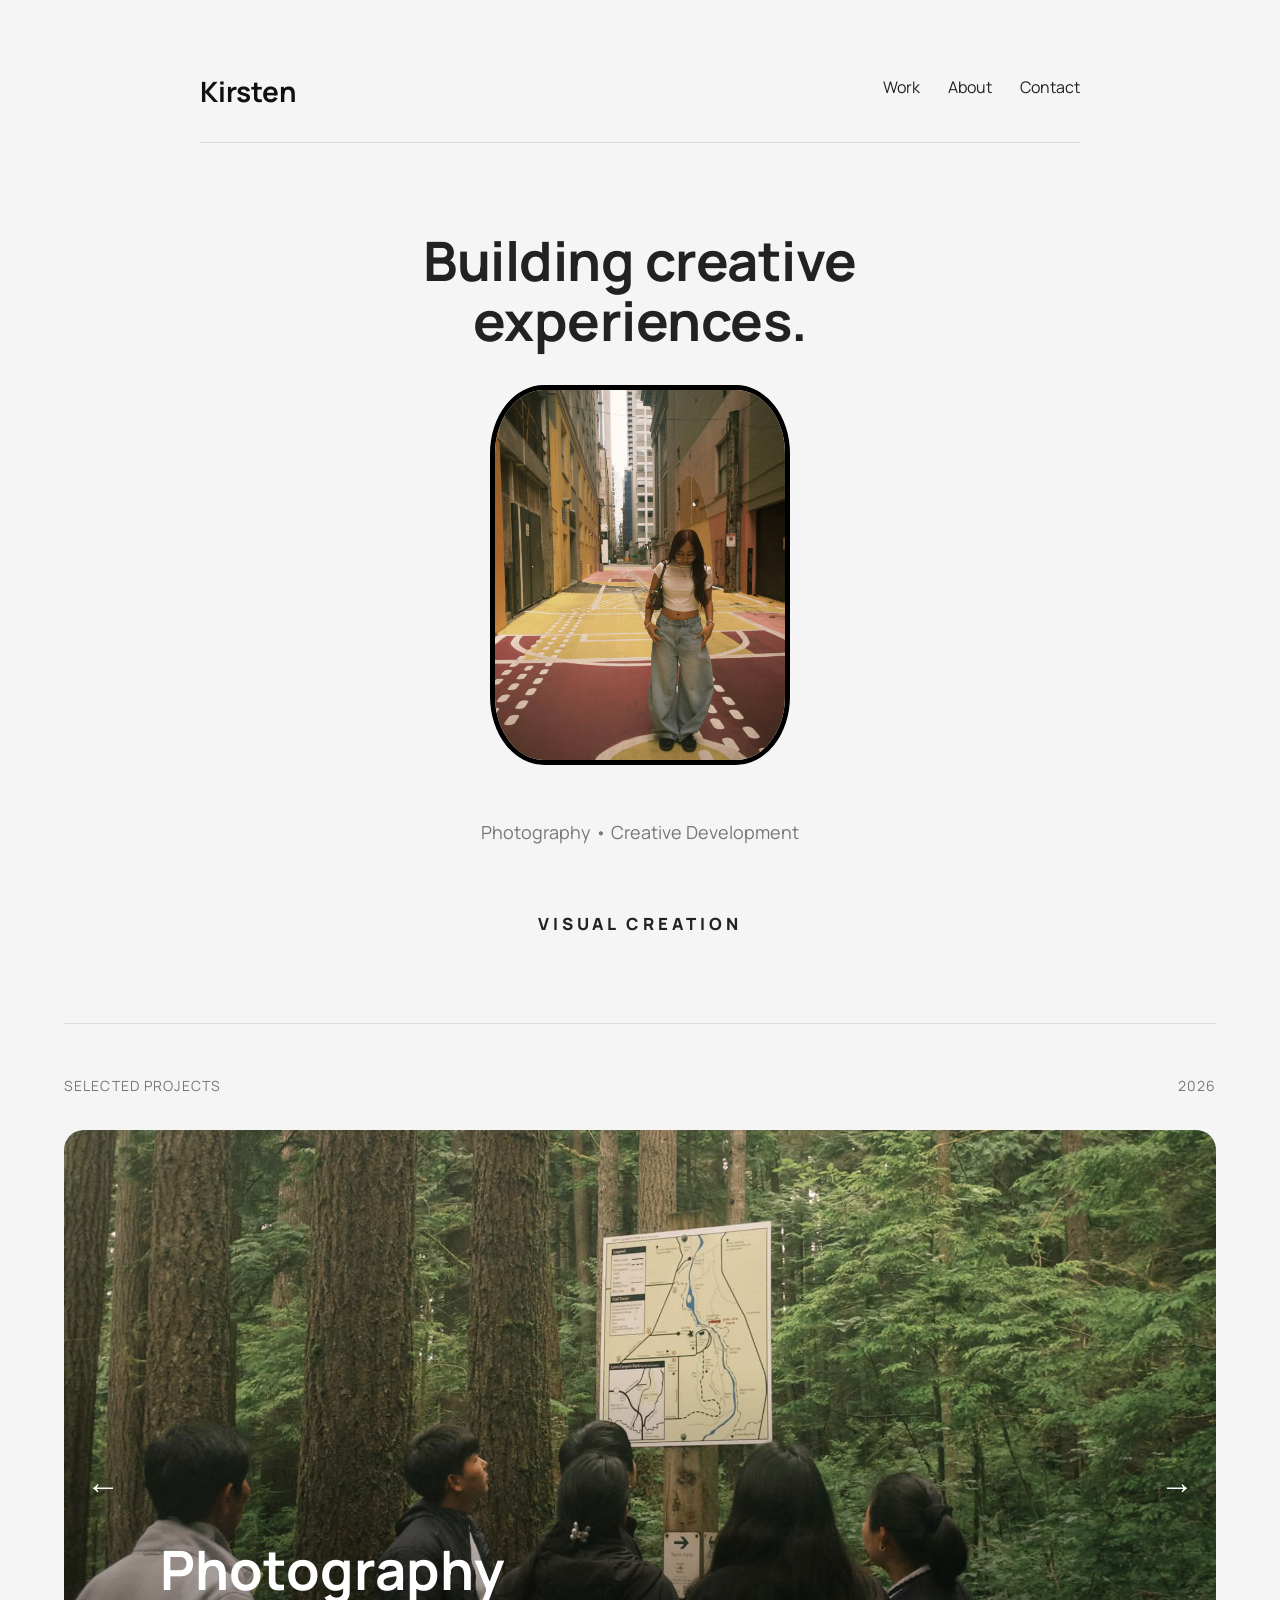
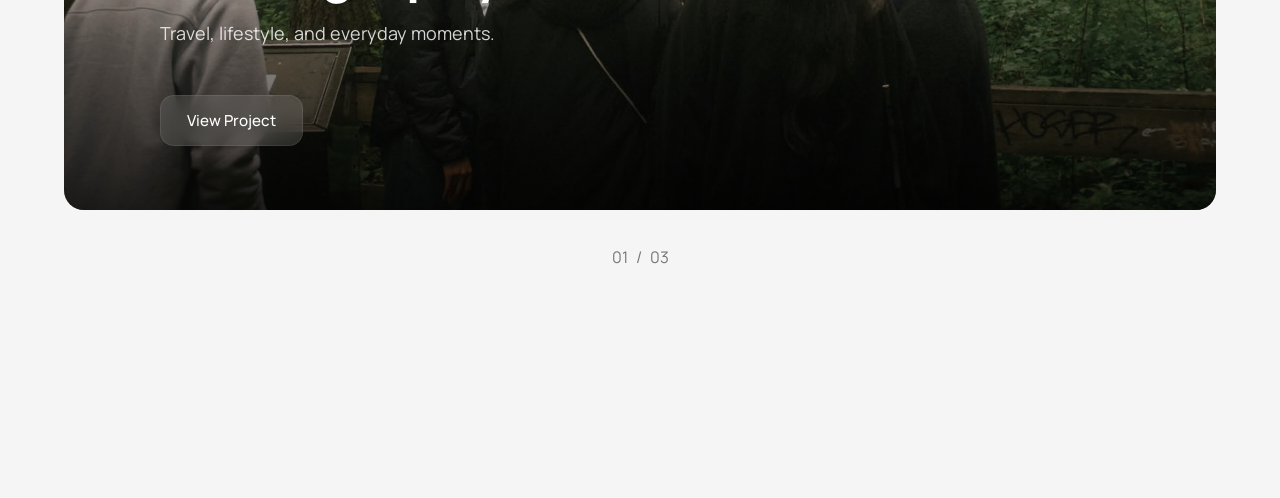
<file: index.html>
<!DOCTYPE html>
<html lang="en">
<head>
    <meta charset="UTF-8">
    <meta name="viewport" content="width=device-width, initial-scale=1.0">
    <title>Kirsten's Portfolio</title>
    <link rel="stylesheet" href="style.css">
    <link rel="preconnect" href="https://fonts.googleapis.com">
<link rel="preconnect" href="https://fonts.gstatic.com" crossorigin>
<link href="https://fonts.googleapis.com/css2?family=Manrope:wght@200..800&display=swap" rel="stylesheet">
</head>

<body>
    <nav>
        <a href="index.html" class="logo">Kirsten</a>

        <ul class="nav-links">
            <li><a href="work.html">Work</a></li>
            <li><a href="about.html">About</a></li>
            <li><a href="mailto:YOUR-EMAIL-HERE">Contact</a></li>
        </ul>
    </nav>

   <main>

    <section class="hero">

        <h1>Building creative experiences.</h1>

        <img
            class="profile-pic"
            src="images/hero.jpg"
            alt="Kirsten">

        <p class="tagline">
            Photography • Creative Development
        </p>
        <a href="#selected-work" class="scroll-cue">
    <span class="scroll-text">VISUAL CREATION</span>
</a>
    </section>

    <section id="selected-work" class="selected-work">
    <div class="section-heading">
        <p>Selected Projects</p>
        <span>2026</span>
    </div>

    <div class="work-slider">

        <article class="work-slide active">
            <div class="work-copy">
                <h2>Photography</h2>
                <p>
                    Travel, lifestyle, and everyday moments.
                </p>

                <a href="work.html" class="project-link">
                    View Project
                </a>
            </div>

            <div class="work-visual">
                <img
                    src="images/photo.jpg"
                    alt="Photography project preview"
                >
            </div>
        </article>

        <article class="work-slide">
            <div class="work-copy">
                <h2>Creative Archive</h2>
                <p>
                   Design explorations and visual inspiration.
                </p>

                <a href="work.html" class="project-link">
                    View Project
                </a>
            </div>

            <div class="work-visual work-placeholder">
                Moodboard
            </div>
        </article>

        <article class="work-slide">
            <div class="work-copy">
                <h2>Film</h2>
                <p>Cinematic videos and visual storytelling.</p>
            </div>

            <div class="work-visual work-placeholder">
                Coming Soon
            </div>
        </article>

    </div>

    <div class="slider-controls">
        <button class="slider-button slider-button-prev" id="prev-slide">
    ←
</button>

<button class="slider-button slider-button-next" id="next-slide">
    →
</button>

</article>

<div class="slider-controls">
    <div class="slider-count">
        <span id="current-slide">01</span>
        <span>/</span>
        <span>03</span>
    </div>
</div>

</section>
    </main>
    <script src="script.js"></script>
</body>
</html>
</file>
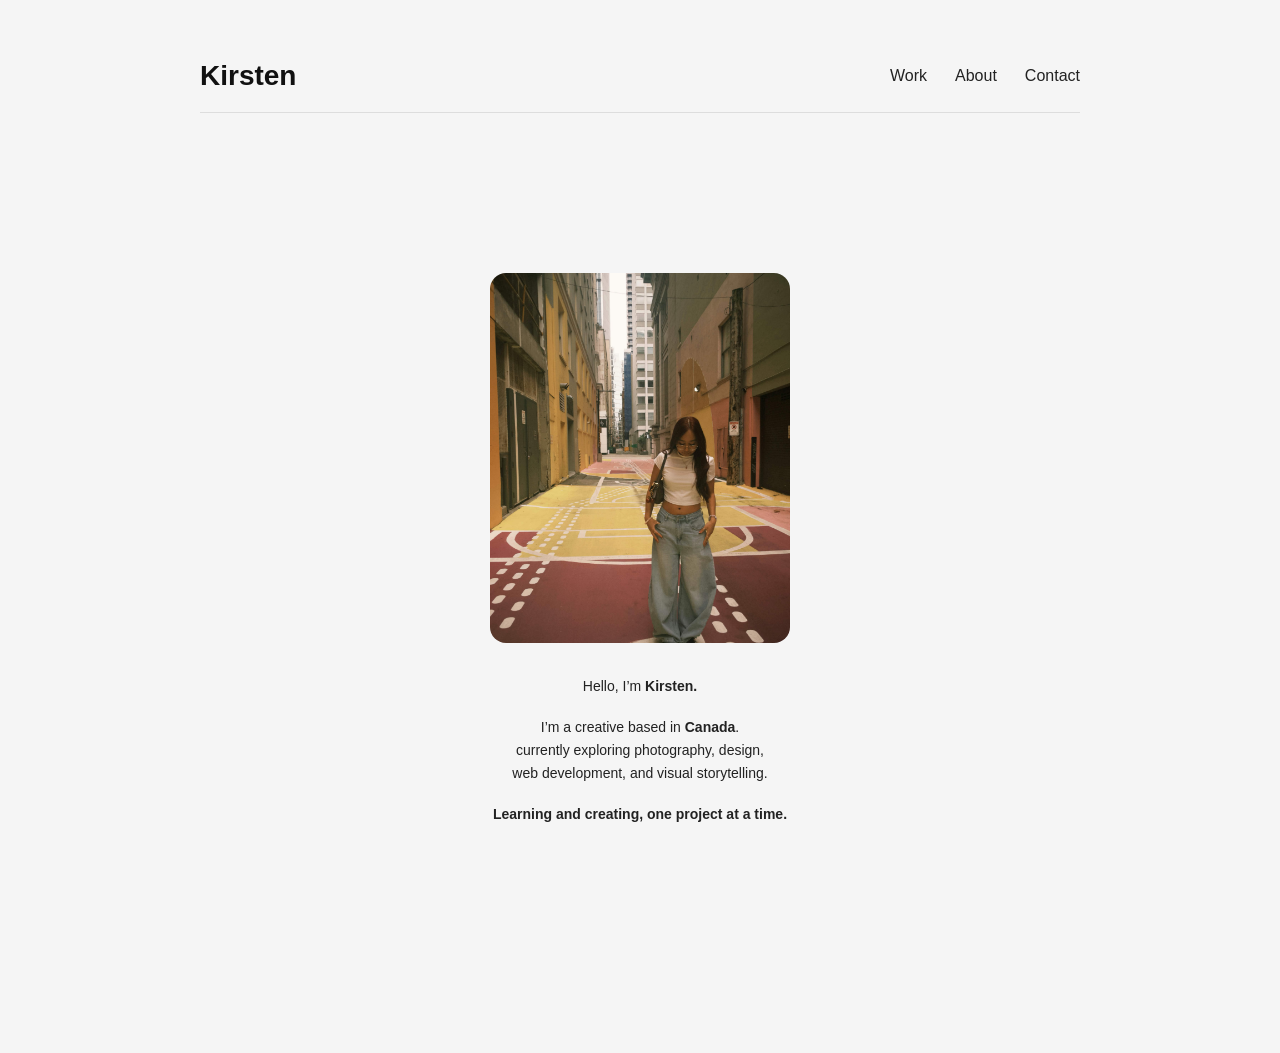
<file: about.html>
<!DOCTYPE html>
<html lang="en">

<head>
    <meta charset="UTF-8">
    <meta name="viewport" content="width=device-width, initial-scale=1.0">

    <title>About — Kirsten</title>

    <link rel="stylesheet" href="style.css">
</head>

<body>
<nav>
    <a href="index.html" class="logo">Kirsten</a>

    <div class="nav-links">
        <a href="index.html#selected-work">Work</a>
        <a href="about.html">About</a>
        <a href="index.html#contact">Contact</a>
    </div>
</nav>

    <main class="simple-about">

        <img
            class="about-photo"
            src="images/hero.jpg"
            alt="Portrait of Kirsten"
        >

       <div class="about-intro">
    <p>
        Hello, I’m <strong>Kirsten.</strong>
    </p>

    <p>
        I’m a creative based in <strong>Canada</strong>.<br>
        currently exploring photography, design,<br>
        web development, and visual storytelling.
    </p>

    <p>
        <strong>Learning and creating, one project at a time.</strong>
    </p>
</div>

    </main>

</body>

</html>
</file>
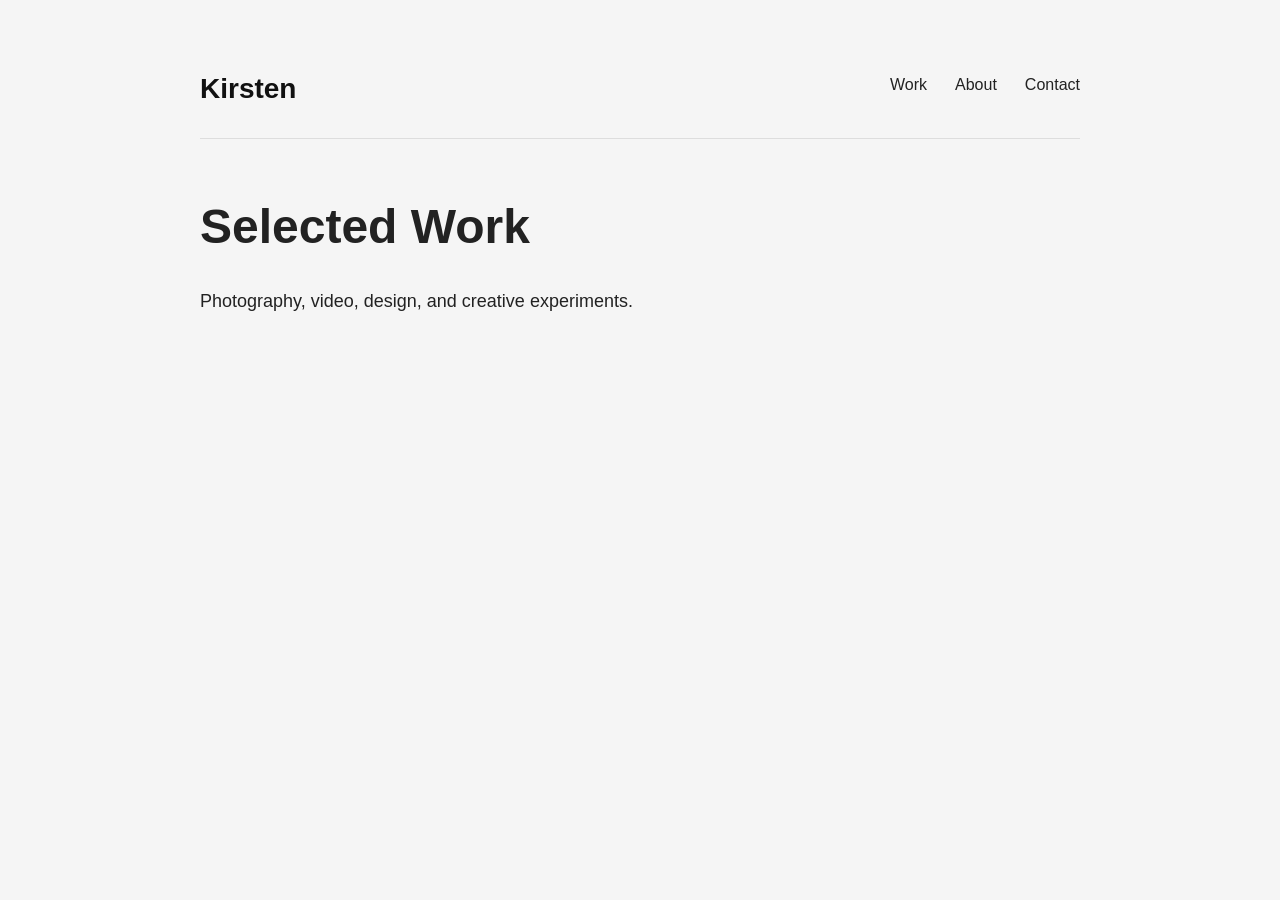
<file: work.html>
<!DOCTYPE html>
<html lang="en">
<head>
    <meta charset="UTF-8">
    <meta name="viewport" content="width=device-width, initial-scale=1.0">

    <title>Work — Kirsten</title>

    <link rel="stylesheet" href="style.css">
</head>

<body>
    <nav>
        <a href="index.html" class="logo">Kirsten</a>

        <ul class="nav-links">
            <li><a href="work.html">Work</a></li>
            <li><a href="about.html">About</a></li>
            <li><a href="mailto:YOUR-EMAIL-HERE">Contact</a></li>
        </ul>
    </nav>

    <main class="work-page">
        <h1>Selected Work</h1>

        <p>
            Photography, video, design,
            and creative experiments.
        </p>
    </main>
</body>
</html>
</file>
<file: style.css>
:root {
    /* Colors */
    --background: #f5f5f5;
    --surface: #ffffff;
    --text: #222;
    --heading: #111;
    --accent: #000;
    --gray: #777;
    --border: #ddd;

    /* Button */
    --button-bg: #000;
    --button-text: #fff;
    --button-hover: #333;

    /* Spacing */
    --space-sm: 10px;
    --space-md: 20px;
    --space-lg: 40px;
    --space-xl: 80px;

    /* Border Radius */
    --radius-sm: 8px;
    --radius-md: 12px;
    --radius-pill: 999px;
}
* {
    box-sizing: border-box;
}
img {
    max-width: 100%;
    height: auto;
}
html {
    scroll-behavior: smooth;
}

body {
    background-color: var(--background);
    color: var(--text);
    font-family: "Manrope", sans-serif;
    max-width: 1000px;
    margin: auto;
    padding: 60px;
}
h2, h3, h4 {
    color: var(--heading);
}
.about-text {
    max-width: 650px;
}

.about-text p {
    font-size: 18px;
    line-height: 1.8;
    margin-bottom: 28px;
}

.about-text p:last-child {
    margin-bottom: 0;
}

.about-text strong {
    font-weight: 700;
}
p {
    font-size: 18px;
    line-height: 1.7;
}

li {
    margin-bottom: 8px;
}
.hero {
    display: flex;
    flex-direction: column;
    align-items: center;
    justify-content: center;
    text-align: center;
    gap: 34px;
    margin: 80px 0;
    min-height: calc(100vh - 180px);
}
.hero h1 {
    max-width: 650px;

    font-size: 3.4rem;
    line-height: 1.1;
    letter-spacing: -0.5px;

    margin: 0;
}
.profile-pic {
    width: 300px;
    height: 380px;

    overflow: hidden;

    border: 5px solid var(--accent);
    border-radius: 18%;
}

.profile-pic img {
    width: 100%;
    height: 100%;

    object-fit: cover;
    object-position: center 25%;

    display: block;
}
.tagline {
    margin: 18px 0 0;

    max-width: 500px;
    font-size: 18px;
    color: var(--gray);
}
.scroll-cue {
    display: inline-block;
    margin-top: 30px;

    color: var(--text);
    text-decoration: none;
    cursor: pointer;
}
.visual-label {
    margin-top: 30px;
    font-size: 1.05rem;
    font-weight: 800;
    letter-spacing: 0.24em;
    text-transform: uppercase;
    color: var(--text);
}
.scroll-text {
    font-size: 1.05rem;
    font-weight: 800;
    letter-spacing: 0.24em;
    text-transform: uppercase;

    transition: opacity .25s ease;
}

.scroll-cue:hover .scroll-text {
    opacity: .65;
}
/* Selected Work */
.selected-work {
    width: min(90vw, 1400px);
    margin-left: 50%;
    transform: translateX(-50%);

    padding: 50px 0 80px;
    border-top: 1px solid var(--border);
}
.section-heading {
    display: flex;
    justify-content: space-between;
    align-items: center;
    margin-bottom: 32px;
}

.section-heading p,
.section-heading span {
    margin: 0;
    font-size: 14px;
    color: var(--gray);
    text-transform: uppercase;
    letter-spacing: 0.08em;
}

.work-slider {
    position: relative;
    height: 680px;
}

.work-slide {
    position: absolute;
    inset: 0;

    width: 100%;
    height: 680px;

    opacity: 0;
    visibility: hidden;

    overflow: hidden;
    border-radius: 20px;

    transition:
        opacity 0.6s ease,
        visibility 0.6s ease;
}

.work-slide.active {
    opacity: 1;
    visibility: visible;
}
.work-copy {
    position: absolute;
    left: 96px;
    bottom: 64px;
    z-index: 2;
    max-width: 420px;
    color: white;
}
.work-slide::after {
    content: "";
    position: absolute;
    inset: 0;

    background: linear-gradient(
        to top,
        rgba(0, 0, 0, 0.78) 0%,
        rgba(0, 0, 0, 0.35) 30%,
        rgba(0, 0, 0, 0) 65%
    );

    pointer-events: none;
}
.work-label {
    margin-bottom: 16px;
    color: rgba(255, 255, 255, 0.78);
    font-size: 14px;
    letter-spacing: 0.08em;
    text-transform: uppercase;
}
.work-copy h2 {
    font-size: clamp(2.8rem, 5vw, 3.4rem);
    line-height: 1.1;
    white-space: nowrap;

    color: white;
    margin: 0 0 12px;
}
.work-copy p {
    max-width: 420px;
    color: rgba(255, 255, 255, 0.82);
}

.work-visual {
    width: 100%;
    height: 100%;
    overflow: hidden;
}

.work-visual img {
    width: 100%;
    height: 100%;
    object-fit: cover;
    object-position: center 70%;
}
.work-placeholder {
    display: flex;
    align-items: center;
    justify-content: center;

    border: 1px solid var(--border);
    color: var(--gray);
}
.work-copy .project-link {
    display: inline-flex;
    align-items: center;
    justify-content: center;

    margin-top: 28px;
    padding: 14px 26px;

    background: rgba(255, 255, 255, 0.12);
    color: white;

    border-radius: 14px;
    text-decoration: none;

    font-size: 0.95rem;
    font-weight: 500;

    backdrop-filter: blur(12px);
    transition: all .3s ease;
}
.work-copy .project-link:hover {
    background: rgba(255, 255, 255, 0.18);
    transform: translateY(-2px);
}
.slider-controls {
    display: flex;
    justify-content: center;
    align-items: center;
    padding-top: 18px;
}
.slider-button {
    position: absolute;
    top: 50%;
    transform: translateY(-50%);
    z-index: 5;

    background: none;
    border: none;

    color: white;
    font-size: 34px;
    cursor: pointer;
    transition: opacity .2s ease;
}

.slider-button:hover {
    opacity: .6;
}

.slider-button-prev {
    left: 16px;
}

.slider-button-next {
    right: 16px;
}
.slider-count {
    display: flex;
    gap: 8px;
    color: var(--gray);
}
h2 {
    font-size: 2rem;
    margin-top: 80px;
}
nav {
    display: flex;
    justify-content: space-between;
    align-items: center;
    margin-bottom: 60px;
    padding-bottom: 20px;
    border-bottom: 1px solid var(--border);
}
.logo {
    font-weight: 700;
    font-size: 28px;
    text-decoration: none;
    color: var(--heading);
}
.logo:hover,
.logo:visited,
.logo:active {
    text-decoration: none;
    color: var(--heading);
}
.nav-links {
    display: flex;
    gap: 28px;
    list-style: none;
}

.nav-links a {
    text-decoration: none;
    color: var(--text);
    position: relative;
    transition: color 0.3s ease;
}

.nav-links a::after {
    content: "";
    position: absolute;
    left: 0;
    bottom: -5px;

    width: 0;
    height: 2px;

    background: var(--text);
    transition: width 0.3s ease;
}

.nav-links a:hover::after {
    width: 100%;
}
.project-card {
    min-height: 180px;
    border: 1px solid var(--border);
    padding: 28px;
    border-radius: 12px;
    margin-bottom: 20px;
    box-shadow: 0 4px 10px rgba(0,0,0,.1);
    transition: transform .3s ease,
                box-shadow .3s ease;
}
.project-card:hover {
    transform: translateY(-8px);
    box-shadow: 0 12px 30px rgba(0, 0, 0, 0.12);
    border-color: var(--accent);
}
section {
    margin-bottom: 90px;
}
h1 {
    font-size: 3rem;
}
.projects-grid {
    display: grid;
    grid-template-columns: 1fr 1fr;
    gap: 25px;
}
.tools {
    margin-top: 18px;
    color: var(--gray);
    font-size: 14px;
    font-weight: 500;
}

.project-link {
    display: inline-flex;
    align-items: center;
    justify-content: center;

    margin-top: 30px;
    padding: 14px 26px;

    background: rgba(45, 45, 45, 0.85);
    backdrop-filter: blur(12px);
    -webkit-backdrop-filter: blur(12px);

    border: 1px solid rgba(255,255,255,.08);
    border-radius: 14px;

    color: white;
    text-decoration: none;
    font-weight: 600;
    font-size: 15px;

    transition:
        background .3s ease,
        border-color .3s ease,
        transform .3s ease;
}

.project-link:hover {
    background: rgba(60, 60, 60, 0.95);
    border-color: rgba(255,255,255,.15);
    transform: translateY(-2px);
}
a {
    color: var(--accent);
}

a:hover {
    color: var(--gray);
}
footer {
    margin-top: 100px;
    padding-top: 30px;
    border-top: 1px solid var(--border);
    color: var(--gray);
}
/* ABOUT PAGE */

.simple-about {
    min-height: calc(100vh - 80px);
    display: flex;
    flex-direction: column;
    align-items: center;

    justify-content: flex-start;
    padding-top: 100px;
}

.about-photo {
    width: 300px;
    height: 370px;
    display: block;

    object-fit: cover;
    object-position: center 25%;

    border-radius: 16px;
}

.about-intro {
    width: 100%;
    max-width: 420px;
    margin-top: 32px;

    text-align: center;
}

.about-intro p {
    margin: 0 0 18px;

    font-size: 14px;
    line-height: 1.65;
}

.about-intro p:last-child {
    margin-bottom: 0;
}

.about-intro strong {
    font-weight: 800;
}
@media (max-width: 768px) {
    body {
        padding: 20px;
    }

    nav {
        flex-direction: column;
        gap: 18px;
        margin-bottom: 0;
    }

    .nav-links {
        gap: 24px;
        padding: 0;
        margin: 0;
    }

    .logo {
        font-size: 24px;
    }

    .hero {
    flex-direction: column;
    text-align: center;
    gap: 28px;
    margin: 50px 0 80px;
    min-height: auto;
}

.hero h1 {
    font-size: 2.6rem;
    line-height: 1.08;
    letter-spacing: -1px;
    margin-bottom: 0;
}

.profile-pic {
    width: 260px;
    height: 340px;
}

.profile-pic img {
    width: 100%;
    height: 100%;
    object-fit: cover;
    object-position: center 35%;
}

    p {
        font-size: 16px;
        line-height: 1.65;
    }

    h2 {
        font-size: 2rem;
        margin-top: 60px;
        margin-bottom: 24px;
    }

    .projects-grid {
        grid-template-columns: 1fr;
        gap: 24px;
    }

    .project-card {
        padding: 24px;
        margin-bottom: 0;
    }

    .selected-work {
        padding: 70px 0;
    }

    .work-slider {
    height: 540px;
}

.work-slide {
    height: 540px;
    border-radius: 16px;
}

.work-visual {
    position: absolute;
    inset: 0;
    width: 100%;
    height: 100%;
}

.work-visual img {
    width: 100%;
    height: 100%;
    object-fit: cover;
    object-position: center 65%;
}

.work-copy {
    left: 28px;
    right: 28px;
    bottom: 36px;
    max-width: none;
}

.work-copy h2 {
    font-size: 2.2rem;
    margin: 0 0 16px;
}

.work-copy p {
    font-size: 16px;
    max-width: 280px;
}

.slider-button-prev {
    left: 16px;
}

.slider-button-next {
    right: 16px;
}

.slider-controls {
    padding-top: 18px;
}
.simple-about {
    min-height: auto;
    padding: 60px 24px 90px;
}

.about-photo {
    width: 230px;
    height: 290px;
}

.about-intro {
    max-width: 320px;
    margin-top: 28px;
}

.about-intro br {
    display: none;
}
}
</file>
